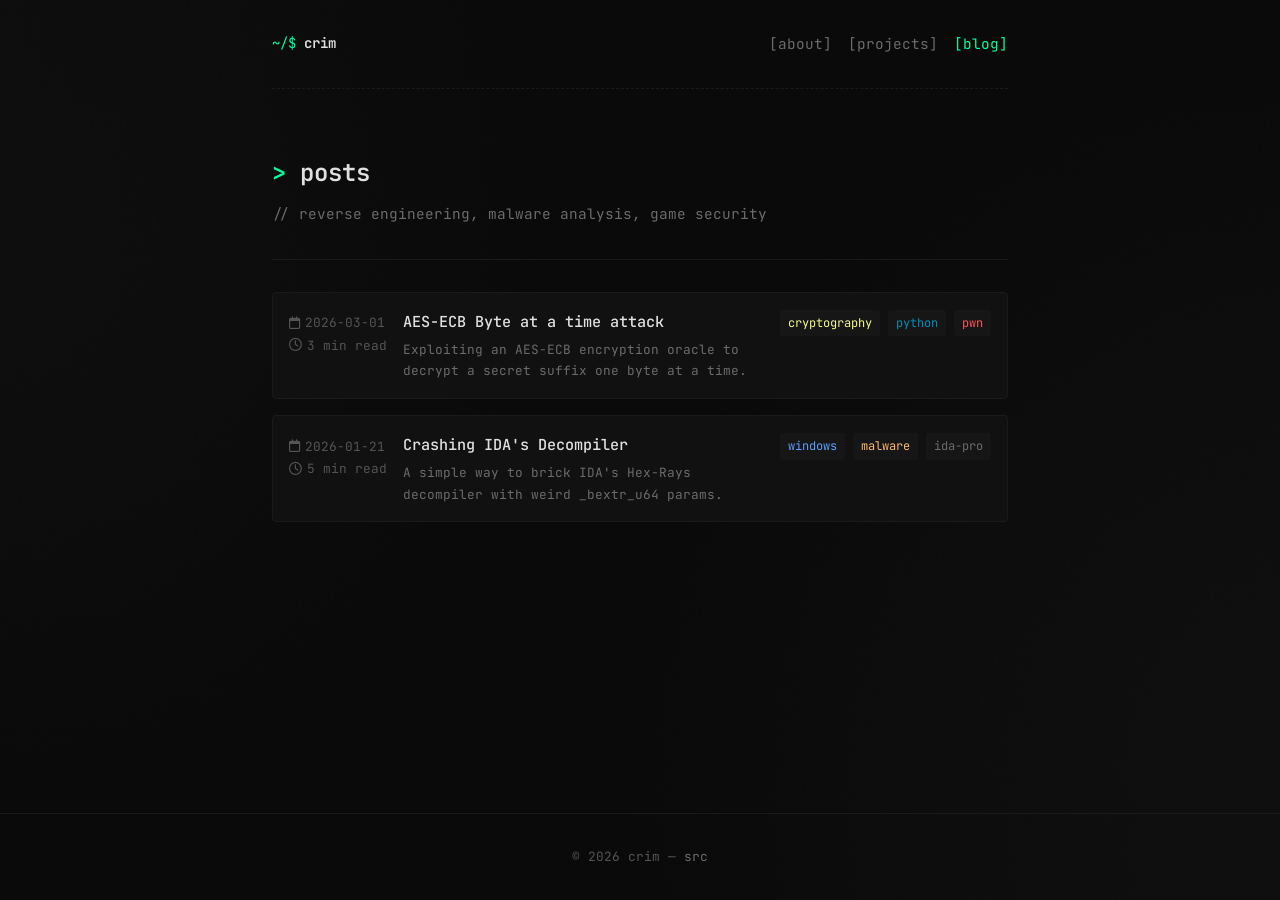
<file: blog.html>
<!DOCTYPE html>
<html lang="en">
<head>
    <meta charset="UTF-8">
    <meta name="viewport" content="width=device-width, initial-scale=1.0">

    <title>crim</title>
    <meta property="og:title" content="blog" />
    <meta property="og:description" content="Browse posts on reverse engineering, malware analysis, and game security." />
    <meta property="og:type" content="website" />
    <meta property="og:url" content="https://crim.blog/blog" />
    <meta property="og:site_name" content="crim" />
    
    <link rel="stylesheet" href="https://cdnjs.cloudflare.com/ajax/libs/font-awesome/6.5.1/css/all.min.css">
    <link rel="stylesheet" href="style.css">
</head>
<body>
    <div class="container">
        <nav class="nav">
            <div class="nav-brand">
                <span class="prompt">~/$</span> <a href="/">crim</a>
            </div>
            <div class="nav-links">
                <a href="/">[about]</a>
                <a href="projects">[projects]</a>
                <a href="blog" class="active">[blog]</a>
            </div>
        </nav>

        <div class="page-header">
            <h1>posts</h1>
            <p>// reverse engineering, malware analysis, game security</p>
        </div>

        <div class="post-list">
            <div class="post-item">
                <div class="post-meta">
                       <span class="post-date">
              <i class="fa-regular fa-calendar"></i> 2026-03-01 </span>
            		<span class="read-duration">
              <i class="fa-regular fa-clock"></i> 3 min read </span>
         	</div>
                <div class="post-info">
                    <h3><a href="posts/ecb-attack">AES-ECB Byte at a time attack</a></h3>
                    <p>Exploiting an AES-ECB encryption oracle to decrypt a secret suffix one byte at a time.</p>
                </div>
                <div class="post-tags">
                    <span class="tag-cryptography">cryptography</span>
                    <span class="tag-python">python</span>
                    <span class="tag-pwn">pwn</span>
                </div>
            </div>
            
            <div class="post-item">
                <div class="post-meta">
                       <span class="post-date">
              <i class="fa-regular fa-calendar"></i> 2026-01-21 </span>
            		<span class="read-duration">
              <i class="fa-regular fa-clock"></i> 5 min read </span>
         	</div>
                <div class="post-info">
                    <h3><a href="posts/ida-vuln">Crashing IDA's Decompiler</a></h3>
                    <p>A simple way to brick IDA's Hex-Rays decompiler with weird _bextr_u64 params.</p>
                </div>
                <div class="post-tags">
                    <span class="tag-windows">windows</span>
                    <span class="tag-malware">malware</span>
                    <span class="tag-ida">ida-pro</span>
                </div>
            </div>
        </div>
    </div>
    
    <footer>
        <p>© 2026 crim — <a href="https://github.com/coldtrace/coldtrace.github.io">src</a></p>
    </footer>
</body>
</html>
</file>
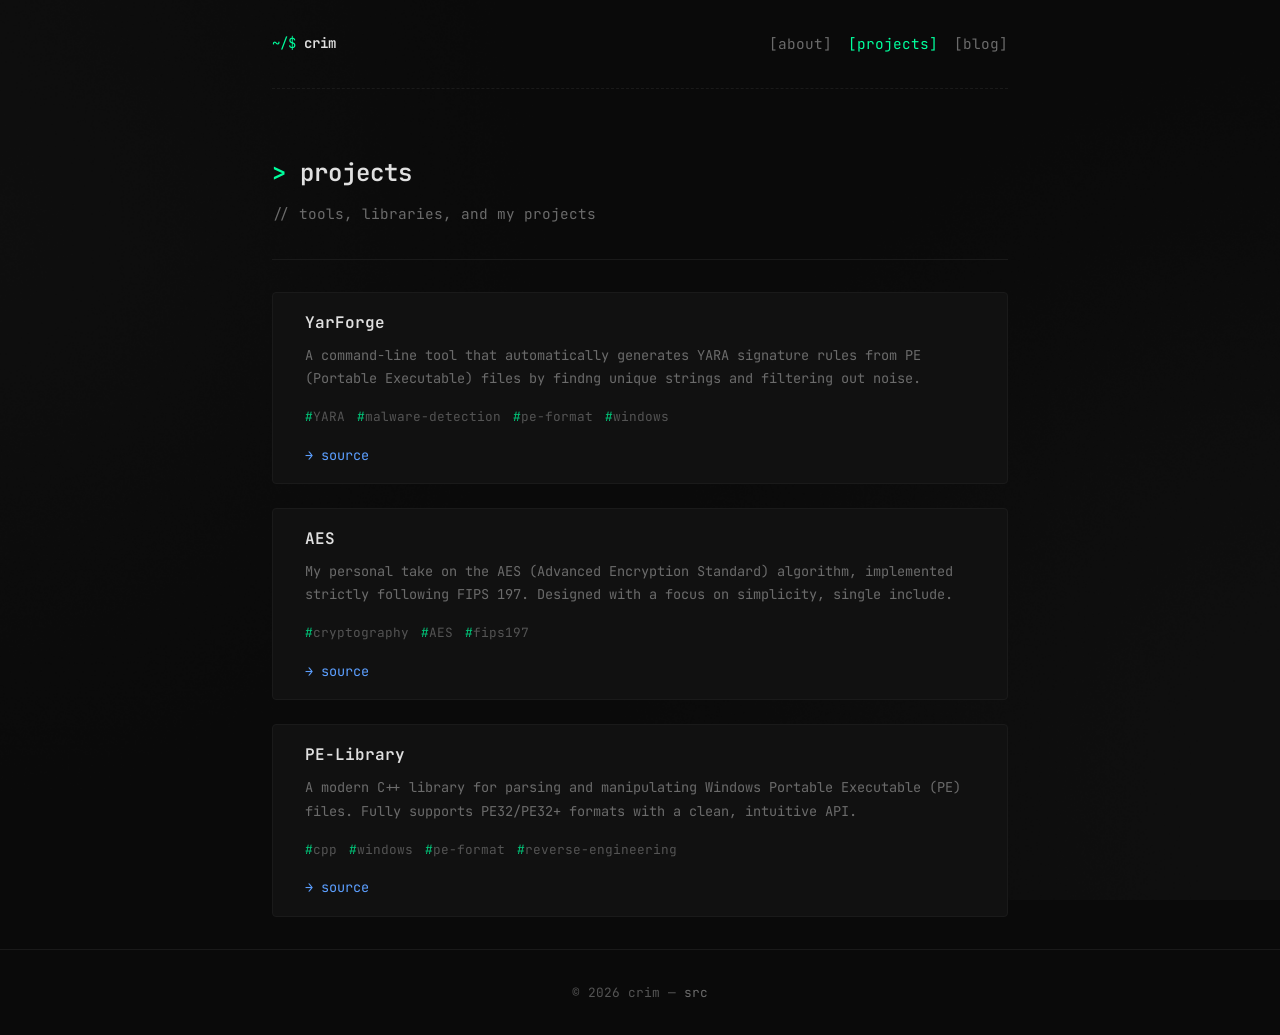
<file: projects.html>
<! DOCTYPE html>
<html lang="en">
<head>
    <meta charset="UTF-8">
    <meta name="viewport" content="width=device-width, initial-scale=1.0">

    <title>crim</title>
    <meta property="og:title" content="projects" />
    <meta property="og:description" content="Personal projects" />
    <meta property="og:type" content="website" />
    <meta property="og:url" content="https://crim.blog/projects" />
    <meta property="og:site_name" content="crim" />

    <link rel="stylesheet" href="https://cdnjs.cloudflare.com/ajax/libs/font-awesome/6.5.1/css/all.min.css">
    <link rel="stylesheet" href="style.css">
</head>
<body>
    <div class="container">
        <nav class="nav">
            <div class="nav-brand">
                <span class="prompt">~/$</span> <a href="/">crim</a>
            </div>
            <div class="nav-links">
                <a href="/">[about]</a>
                <a href="projects" class="active">[projects]</a>
                <a href="blog">[blog]</a>
            </div>
        </nav>

        <div class="page-header">
            <h1>projects</h1>
            <p>// tools, libraries, and my projects</p>
        </div>

        <div class="projects-list">

            <div class="project-card" id="YarForge">
                <h3><a href="https://github.com/coldtrace/yarforge" target="_blank">YarForge</a></h3>
                <p>A command-line tool that automatically generates YARA signature rules from PE (Portable Executable) files by findng unique strings and filtering out noise.</p>
                <div class="project-tags">
                    <span>YARA</span>
                    <span>malware-detection</span>
                    <span>pe-format</span>
                    <span>windows</span>
                </div>
                <div class="project-links">
                    <a href="https://github.com/coldtrace/yarforge" target="_blank">source</a>
                </div>
            </div>

            <div class="project-card" id="AES">
                <h3><a href="https://github.com/coldtrace/AES" target="_blank">AES</a></h3>
                <p>My personal take on the AES (Advanced Encryption Standard) algorithm, implemented strictly following FIPS 197. Designed with a focus on simplicity, single include.</p>
                <div class="project-tags">
                    <span>cryptography</span>
                    <span>AES</span>
                    <span>fips197</span>
                </div>
                <div class="project-links">
                    <a href="https://github.com/coldtrace/AES" target="_blank">source</a>
                </div>
            </div>

            <div class="project-card" id="pe-library">
                <h3><a href="https://github.com/coldtrace/PE-Library" target="_blank">PE-Library</a></h3>
                <p>A modern C++ library for parsing and manipulating Windows Portable Executable (PE) files. Fully supports PE32/PE32+ formats with a clean, intuitive API.</p>
                <div class="project-tags">
                    <span>cpp</span>
                    <span>windows</span>
                    <span>pe-format</span>
                    <span>reverse-engineering</span>
                </div>
                <div class="project-links">
                    <a href="https://github.com/coldtrace/PE-Library" target="_blank">source</a>
                </div>
            </div>

        </div>
    </div>

    <footer>
        <p>© 2026 crim — <a href="https://github.com/coldtrace/coldtrace.github.io">src</a></p>
    </footer>
</body>
</html>
</file>
<file: style.css>
@import url('https://fonts.googleapis.com/css2?family=JetBrains+Mono:wght@400;500;600;700&display=swap');

:root {
    --primary: #00ff9d;
    --primary-dim: #00cc7d;
    --bg: #0a0a0a;
    --bg-secondary: #111111;
    --bg-tertiary: #161616;
    --text-primary: #e0e0e0;
    --text-secondary: #6b6b6b;
    --border: #1a1a1a;
    --border-light: #252525;
    --accent: #00ff9d;
    --comment: #545454;
    --blue: #5c9fff;
    --pink: #ff79c6;
    --yellow: #f1fa8c;
    --orange: #ffb86c;
    --red: #ff5555;
}

* {
    margin: 0;
    padding: 0;
    box-sizing: border-box;
}

::selection {
    background: var(--primary);
    color: var(--bg);
}

body {
    font-family: 'JetBrains Mono', monospace;
    
    background-color: #0a0a0a;                   
    background-image: url('bg-overlay.png'); 
    
    background-size:     cover;        
    background-position: center;     
    background-repeat:   no-repeat;
    background-attachment: fixed;        
    
    color: var(--text-primary);
    line-height: 1.7;
    min-height: 100vh;
    display: flex;
    flex-direction: column;
    font-size: 14px;
}

.container {
    max-width: 800px;
    margin: 0 auto;
    padding: 2rem;
    flex: 1;
}

/* Navigation */
.nav {
    display: flex;
    justify-content: space-between;
    align-items: center;
    padding-bottom: 2rem;
    border-bottom: 1px dashed var(--border);
    margin-bottom: 2rem;
}

.nav-brand a {
    color: var(--text-primary);
    text-decoration: none;
    font-weight: 600;
}

.nav-brand a:hover {
    color: var(--primary);
}

.nav-brand .prompt {
    color: var(--primary);
}

.nav-links {
    display: flex;
    gap: 1rem;
}

.nav-links a {
    color: var(--text-secondary);
    text-decoration: none;
    font-size: 0.9rem;
    transition: color 0.2s;
}

.nav-links a:hover,
.nav-links a.active {
    color: var(--primary);
}

/* Header */
header {
    padding: 2rem 0 3rem;
    border-bottom: 1px solid var(--border);
}

.header-content {
    display: flex;
    align-items: flex-start;
    gap: 2rem;
}

.avatar {
    width: 100px;
    height: 100px;
    border-radius: 4px;
    object-fit: cover;
    border: 1px solid var(--border);
    filter: grayscale(30%);
}

.header-text {
    flex: 1;
}

header h1 {
    font-size: 1.5rem;
    font-weight: 600;
    margin-bottom: 0.25rem;
    color: var(--text-primary);
}

header h1::before {
    content: '> ';
    color: var(--primary);
}

header .title {
    font-size: 0.9rem;
    color: var(--text-secondary);
    margin-bottom: 1rem;
}

.social-links {
    display: flex;
    gap: 1.5rem;
    flex-wrap: wrap;
    margin-top: 1rem;
}

.social-links a {
    display: inline-flex;
    align-items: center;
    gap: 0.5rem;
    color: var(--text-secondary);
    text-decoration: none;
    font-size: 0.85rem;
    transition: color 0.2s ease;
}

.social-links a:hover {
    color: var(--primary);
}

/* Sections */
section {
    padding: 2.5rem 0;
    border-bottom: 1px solid var(--border);
}

section:last-of-type {
    border-bottom: none;
}

section h2 {
    font-size: 1rem;
    font-weight: 600;
    margin-bottom: 1.5rem;
    color: var(--primary);
    text-transform: lowercase;
}

section h2::before {
    content: '## ';
    color: var(--comment);
}

/* About */
.about p {
    color: var(--text-secondary);
    font-size: 0.9rem;
    line-height: 1.8;
}

.highlight {
    color: var(--text-primary);
}

.skills-block {
    background: var(--bg-secondary);
    border: 1px solid var(--border);
    border-radius: 4px;
    padding: 1.5rem;
    font-size: 0.9rem;
    font-family: 'Consolas', 'Monaco', 'Courier New', monospace;
    overflow-x: auto;
    line-height: 1.5;
}

.skills-block .line {
    margin-bottom: 0.35rem;
    white-space: pre;          
}

.skills-block .key {
    color: var(--pink);
}

.skills-block .string {
    color: var(--green) !important;
}

.skills-block .bracket {
    color: var(--text-secondary);
}

.skills-block .comment {
    color: var(--comment);
    font-style: italic;
}

/* Recent activity */
.activity-list {
    display: flex;
    flex-direction: column;
    gap: 0.75rem;
}

.activity-item {
    font-size: 0.9rem;
}

.activity-type {
    font-size: 0.8rem;
    margin-right: 0.5rem;
}

.activity-type.project {
    color: var(--blue);
}

.activity-type.post {
    color: var(--orange);
}

.activity-item a {
    color: var(--text-primary);
    text-decoration: none;
}

.activity-item a:hover {
    color: var(--primary);
    text-decoration: underline;
}

.activity-desc {
    color: var(--text-secondary);
}

/* Page header (for projects/posts pages) */
.page-header {
    padding: 2rem 0;
    border-bottom: 1px solid var(--border);
    margin-bottom: 2rem;
}

.page-header h1 {
    font-size: 1.5rem;
    font-weight: 600;
    color: var(--text-primary);
}

.page-header h1::before {
    content: '> ';
    color: var(--primary);
}

.page-header p {
    color: var(--text-secondary);
    font-size: 0.9rem;
    margin-top: 0.5rem;
}

/* Project cards */
.projects-list {
    display: flex;
    flex-direction: column;
    gap: 1.5rem;
}

.project-card {
    background: var(--bg-secondary);
    border: 1px solid var(--border);
    border-radius: 4px;
    padding: 1rem;
    transition: border-color 0.2s;
}

.project-card:hover {
    border-color: var(--border-light);
}

.project-card h3 {
    font-size: 1rem;
    font-weight: 600;
    margin-bottom: 0.5rem;
    padding-left: 1rem;
}

.project-card h3 a {
    color: var(--text-primary);
    text-decoration: none;
}

.project-card h3 a:hover {
    color: var(--primary);
}

.project-card p {
    color: var(--text-secondary);
    font-size: 0.85rem;
    margin-bottom: 1rem;
    padding-left: 1rem;
}

.project-tags {
    padding-left: 1rem;
    display: flex;
    gap: 0.75rem;
    flex-wrap: wrap;
}

.project-tags span {
    color: var(--comment);
    font-size: 0.8rem;
}

.project-tags span::before {
    content: '#';
    color: var(--primary-dim);
}

.project-links {
    padding-left: 1rem;
    margin-top: 1rem;
    display: flex;
    gap: 1rem;
}

.project-links a {
    color: var(--blue);
    text-decoration: none;
    font-size: 0.85rem;
}

.project-links a:hover {
    text-decoration: underline;
}

.project-links a::before {
    content: '→ ';
}

/* post list */
.post-list {
    display: flex;
    flex-direction: column;
    gap: 1rem;
}

.post-item {
    display: flex;
    align-items: baseline;
    gap: 1rem;
    padding: 1rem;
    background: var(--bg-secondary);
    border: 1px solid var(--border);
    border-radius: 4px;
    transition: border-color 0.2s;
}

.post-item:hover {
    border-color: var(--border-light);
}

.post-info {
    flex: 1;
}

.post-info h3 {
    font-size: 0.95rem;
    font-weight: 500;
    margin-bottom: 0.25rem;
}

.post-info h3 a {
    color: var(--text-primary);
    text-decoration: none;
}

.post-info h3 a:hover {
    color: var(--primary);
}

.post-info p {
    color: var(--text-secondary);
    font-size: 0.8rem;
}

.post-tags {
    display: flex;
    gap: 0.5rem;
}

.post-tags span {
    font-size: 0.75rem;
    padding: 0.2rem 0.5rem;
    background: var(--bg-tertiary);
    border-radius: 3px;
    color: var(--text-secondary);
}

.post-tags span.tag-re {
    color: var(--pink);
}

.post-tags span.tag-pwn {
    color: var(--red);
}

.post-tags span.tag-malware {
    color: var(--orange);
}

.post-tags span.tag-cryptography {
    color: var(--yellow);
}

.post-tags span.tag-windows {
    color: var(--blue);
}

.post-tags span.tag-python {
    color: rgb(3, 141, 184);
}

/* post article page */
.post-article {
    padding: 2rem 0;
}

.post-header {
    margin-bottom: 2rem;
    padding-bottom: 2rem;
    border-bottom: 1px dashed var(--border);
}

.post-header h1 {
    font-size: 1.5rem;
    font-weight: 600;
    margin-bottom: 0.5rem;
    color: var(--text-primary);
}

.post-meta {
    display: flex;
    flex-direction: column;
    gap: 0.05rem;
    font-size: 0.75rem;
    color: var(--text-secondary);
}

.post-date,
.read-duration {
    display: flex;
    color: var(--comment);
    font-size: 0.8rem;
    align-items: center;
    white-space: nowrap;
    gap: 0.3rem;
}

.post-content {
    color: var(--text-secondary);
    font-size: 0.9rem;
    line-height: 1.9;
}

.post-content h2 {
    color: var(--text-primary);
    font-size: 1.1rem;
    margin: 2rem 0 1rem;
}

.post-content h2::before {
    content: '## ';
    color: var(--primary);
}

.post-content h3 {
    color: var(--text-primary);
    font-size: 1rem;
    margin: 1.5rem 0 0.75rem;
}

.post-content h3::before {
    content: '### ';
    color: var(--comment);
}

.post-content p {
    margin-bottom: 1rem;
}

.post-content a {
    color: var(--blue);
}

.post-content code {
    background: var(--bg-secondary);
    padding: 0.2rem 0.4rem;
    border-radius: 3px;
    font-size: 0.85em;
    color: var(--pink);
}

.post-content pre {
    background: var(--bg-secondary);
    border: 1px solid var(--border);
    border-radius: 4px;
    padding: 1rem;
    overflow-x: auto;
    margin: 1rem 0;
}

.post-content pre code {
    background: none;
    padding: 0;
    color: var(--text-primary);
}

.post-content ul, 
.post-content ol {
    margin: 1rem 0;
    padding-left: 1.5rem;
}

.post-content li {
    margin-bottom: 0.5rem;
}

/* Empty state */
.empty-state {
    text-align: center;
    padding: 4rem 2rem;
    color: var(--text-secondary);
}

.empty-state p {
    font-size: 0.9rem;
}

/* Cursor blink */
.cursor {
    display: inline-block;
    width: 2px;
    height: 18px;
    background: var(--primary);
    animation: blink 1s step-end infinite;
    vertical-align: middle;
    margin-left: 2px;
}

@keyframes blink {
    0%, 100% { opacity: 1; }
    50% { opacity: 0; }
}

/* Footer */
footer {
    padding: 2rem;
    color: var(--comment);
    font-size: 0.8rem;
    border-top: 1px solid var(--border);
    text-align: center;
}

footer a {
    color: var(--text-secondary);
    text-decoration: none;
}

footer a:hover {
    color: var(--primary);
}

/* Responsive */
@media (max-width: 600px) {
    .nav {
        flex-direction: column;
        gap: 1rem;
        text-align: center;
    }
    
    .header-content {
        flex-direction: column;
        align-items: center;
        text-align: center;
    }
    
    .social-links {
        justify-content: center;
    }
    
    .project-card h3::before {
        content: '> ';
    }
    
    .project-card p,
    .project-tags,
    .project-links {
        padding-left: 1rem;
    }
    
    .post-item {
        flex-direction: column;
        gap: 0.5rem;
    }
}

/* Syntax Highlighting Overrides */
pre[class*="language-"],
code[class*="language-"] {
    font-family: 'JetBrains Mono', monospace;
    font-size: 0.85rem;
    background:  var(--bg-secondary) !important;
}

.post-content pre[class*="language-"] {
    background: var(--bg-secondary) !important;
    border: 1px solid var(--border);
    border-radius: 4px;
    padding: 1rem;
    margin: 1rem 0;
}

/* Token colors to match your theme */
.token.comment,
.token.prolog,
.token.doctype,
.token.cdata {
    color: var(--comment);
}

.token.keyword,
.token.instruction {
    color: var(--pink);
}

.token.string {
    color: var(--yellow);
}

.token.function,
.token.label {
    color: var(--blue);
}

.token.number,
.token.hexcode {
    color: var(--orange);
}

.token.register {
    color: var(--primary);
}

.token.operator {
    color: var(--text-primary);
}
</file>
